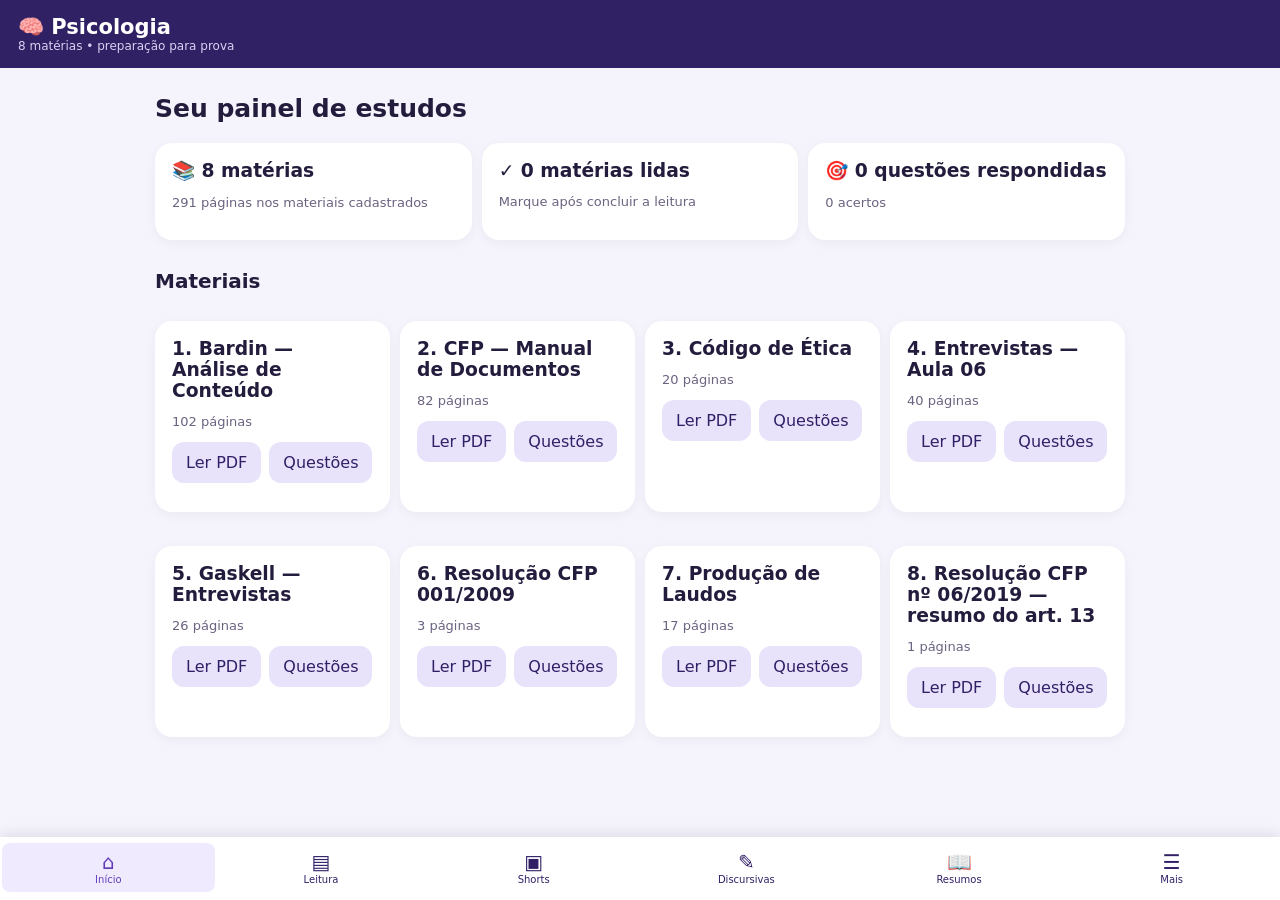
<file: index.html>
<!doctype html><html lang="pt-BR"><head><meta charset="utf-8"><meta name="viewport" content="width=device-width,initial-scale=1,viewport-fit=cover"><meta name="theme-color" content="#302064"><link rel="manifest" href="manifest.webmanifest"><title>Psicologia | Estudos</title><link rel="stylesheet" href="style.css"></head><body><header><div><strong>🧠 Psicologia</strong><small>8 matérias • preparação para prova</small></div><button id="install" hidden>Instalar</button></header><main id="view"></main><nav id="nav"><button data-tab="home">⌂<span>Início</span></button><button data-tab="read">▤<span>Leitura</span></button><button data-tab="shorts">▣<span>Shorts</span></button><button data-tab="disc">✎<span>Discursivas</span></button><button data-tab="summaries">📖<span>Resumos</span></button><button data-tab="more">☰<span>Mais</span></button></nav><script src="app.js"></script></body></html>
</file>
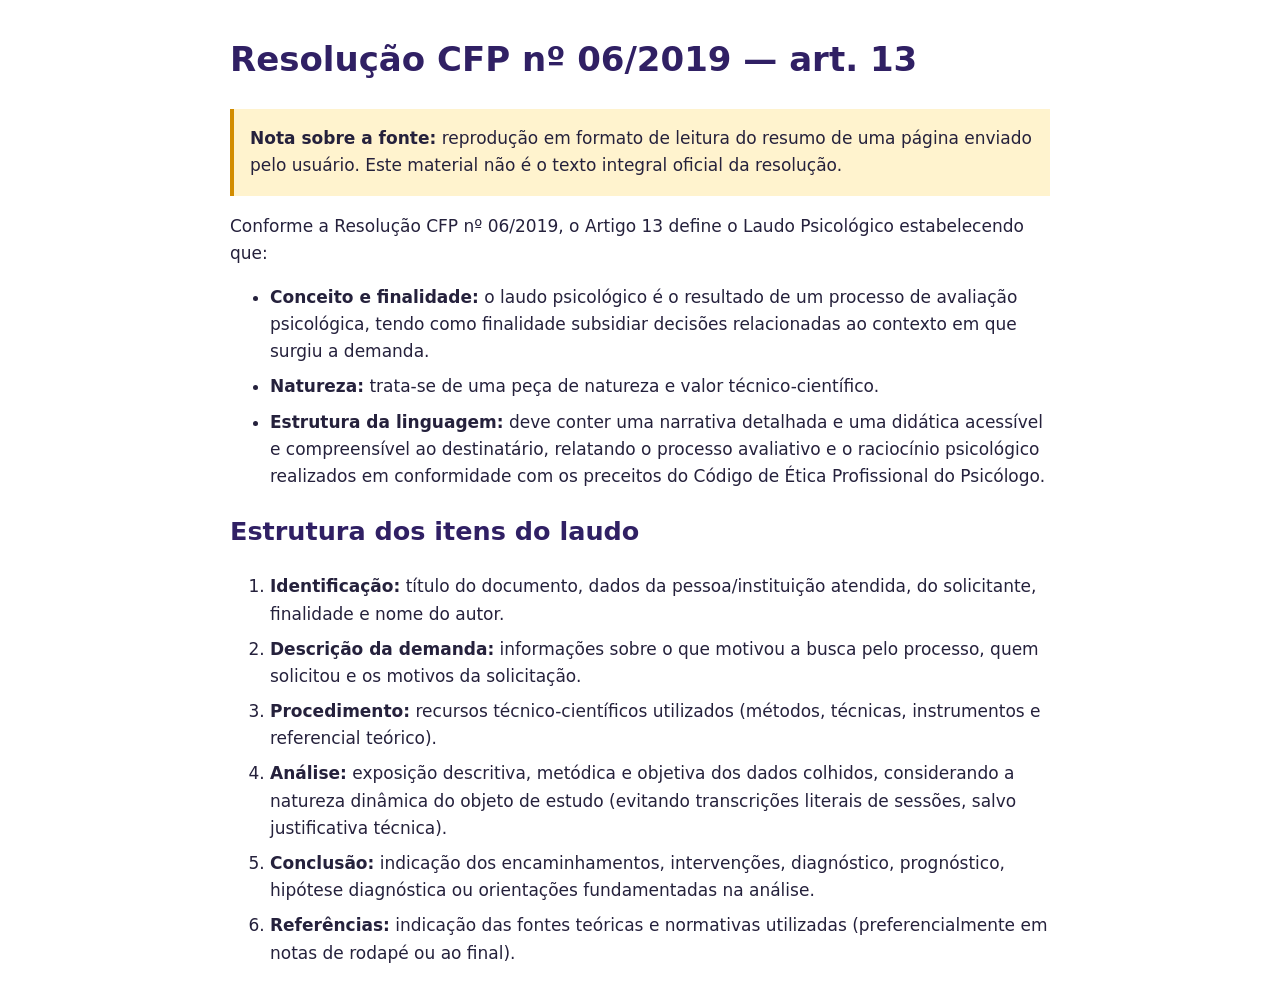
<file: materiais/cfp-06-2019.html>
<!doctype html><html lang="pt-BR"><head><meta charset="utf-8"><meta name="viewport" content="width=device-width,initial-scale=1"><title>Resolução CFP nº 06/2019 — resumo enviado</title><style>body{font:17px/1.6 system-ui,sans-serif;max-width:820px;margin:2rem auto;padding:0 1.2rem;color:#25213c}h1,h2{color:#302064}.notice{padding:1rem;background:#fff3ce;border-left:4px solid #d28c00}li{margin:.5rem 0}</style></head><body><h1>Resolução CFP nº 06/2019 — art. 13</h1><p class="notice"><strong>Nota sobre a fonte:</strong> reprodução em formato de leitura do resumo de uma página enviado pelo usuário. Este material não é o texto integral oficial da resolução.</p><p>Conforme a Resolução CFP nº 06/2019, o Artigo 13 define o Laudo Psicológico estabelecendo que:</p><ul><li><strong>Conceito e finalidade:</strong> o laudo psicológico é o resultado de um processo de avaliação psicológica, tendo como finalidade subsidiar decisões relacionadas ao contexto em que surgiu a demanda.</li><li><strong>Natureza:</strong> trata-se de uma peça de natureza e valor técnico-científico.</li><li><strong>Estrutura da linguagem:</strong> deve conter uma narrativa detalhada e uma didática acessível e compreensível ao destinatário, relatando o processo avaliativo e o raciocínio psicológico realizados em conformidade com os preceitos do Código de Ética Profissional do Psicólogo.</li></ul><h2>Estrutura dos itens do laudo</h2><ol><li><strong>Identificação:</strong> título do documento, dados da pessoa/instituição atendida, do solicitante, finalidade e nome do autor.</li><li><strong>Descrição da demanda:</strong> informações sobre o que motivou a busca pelo processo, quem solicitou e os motivos da solicitação.</li><li><strong>Procedimento:</strong> recursos técnico-científicos utilizados (métodos, técnicas, instrumentos e referencial teórico).</li><li><strong>Análise:</strong> exposição descritiva, metódica e objetiva dos dados colhidos, considerando a natureza dinâmica do objeto de estudo (evitando transcrições literais de sessões, salvo justificativa técnica).</li><li><strong>Conclusão:</strong> indicação dos encaminhamentos, intervenções, diagnóstico, prognóstico, hipótese diagnóstica ou orientações fundamentadas na análise.</li><li><strong>Referências:</strong> indicação das fontes teóricas e normativas utilizadas (preferencialmente em notas de rodapé ou ao final).</li></ol></body></html>
</file>
<file: style.css>
*{box-sizing:border-box}body{margin:0;background:#f5f3fb;color:#241c3d;font:16px system-ui,Arial}header{background:#302064;color:white;padding:15px 18px;display:flex;justify-content:space-between;align-items:center;position:sticky;top:0;z-index:4}header strong{font-size:21px}header small{display:block;color:#d9d1f3;font-size:12px}button,select,textarea{font:inherit}button{cursor:pointer;border:0;border-radius:12px;padding:11px 14px;background:#e8e2fb;color:#322067}button.primary,.primary{background:#6243ba;color:white}button:disabled{opacity:.45}main{max-width:1000px;margin:auto;padding:18px 15px 95px}nav{position:fixed;bottom:0;left:0;right:0;background:white;display:flex;justify-content:space-around;padding:6px 2px max(8px,env(safe-area-inset-bottom));box-shadow:0 -2px 14px #1b12311c;z-index:4}nav button{background:none;border-radius:8px;padding:7px 5px;font-size:22px;min-width:18%}nav button span{display:block;font-size:11px}nav button.active{color:#633db6;background:#f0eaff}.card{background:white;padding:17px;border-radius:17px;margin:12px 0;box-shadow:0 3px 12px #25184a0c}.card h3{margin:0 0 10px}.muted{color:#6c6380;font-size:13px}.row{display:flex;align-items:center;justify-content:space-between;gap:8px;flex-wrap:wrap}.stack{display:grid;gap:10px}.grid{display:grid;grid-template-columns:repeat(auto-fit,minmax(230px,1fr));gap:10px}.tag{background:#eee9ff;border-radius:20px;padding:5px 9px;font-size:12px}.progress{height:9px;background:#ece8f3;border-radius:9px;overflow:hidden}.progress>i{display:block;background:#7450d3;height:100%}h1{font-size:25px;margin:8px 0}h2{font-size:20px}.reader{width:100%;height:65vh;border:1px solid #ded9ea;border-radius:10px;background:white}textarea{width:100%;min-height:150px;border:1px solid #c8bfdc;border-radius:12px;padding:12px;resize:vertical}.choice{display:block;width:100%;text-align:left;margin:9px 0;padding:13px;background:#f3f0fb}.choice.selected{outline:2px solid #6c45c5}.choice.correct{background:#d8f3df}.choice.wrong{background:#ffdddd}.notice{background:#fff7d9;padding:12px;border-radius:12px}.actions{display:flex;gap:8px;flex-wrap:wrap;margin:12px 0}select{padding:10px;border:1px solid #ccc3e1;border-radius:10px;max-width:100%;background:white}@media(min-width:800px){.reader{height:75vh}}
nav button{min-width:0;flex:1;padding:7px 2px;font-size:20px}nav button span{font-size:10px}.summary-content{white-space:pre-wrap;line-height:1.65;overflow-wrap:anywhere}.summary-content h2,.summary-content h3{white-space:normal}.summary-content p,.summary-content li{white-space:normal}.summary-content img{max-width:100%;height:auto}

.summary-group{margin:0}.summary-group h2{margin:0 0 12px;font-size:18px}.summary-parts{display:grid;grid-template-columns:repeat(auto-fit,minmax(130px,1fr));gap:9px}.summary-part{text-align:left;background:#f0eaff}.summary-content{font-size:16px;line-height:1.75;white-space:pre-wrap}.summary-content::selection{background:#c4b1f7}#summaryReader{scroll-margin-top:85px}

.summary-tools{display:flex;gap:6px;align-items:center;flex-wrap:wrap;position:sticky;top:61px;z-index:3;background:#fff;padding:8px 0}.summary-tools button{padding:8px}.summary-tools label{font-size:12px;display:flex;align-items:center;gap:5px}.summary-tools input{width:80px}.summary-paper{position:relative;min-width:0}.summary-ink{position:absolute;left:0;top:0;z-index:2;pointer-events:none}.summary-content{position:relative;z-index:1;min-height:80px}

/* A caneta captura os gestos; a rolagem só é liberada no modo Rolar. */
.summary-paper:has(.summary-ink[style*="pointer-events: auto"]){touch-action:none;overscroll-behavior:contain;user-select:none;-webkit-user-select:none}.summary-ink{touch-action:none;user-select:none;-webkit-user-select:none}

.summary-part-row{display:flex;align-items:stretch;gap:6px;min-width:0}.summary-part-row .summary-part{flex:1;min-width:0}.summary-ok{flex:0 0 auto;min-width:64px;border:1px solid #a898d2;background:#fff;color:#49318b;font-weight:700}.summary-ok.is-read{background:#d8f3df;color:#146c35;border-color:#80ca9a}

.summary-part-row.is-read .summary-part{background:#c9efd6;color:#155b33;border:2px solid #4eac71;font-weight:700}.summary-part-row.is-read .summary-ok{background:#198348;color:white;border-color:#198348}.summary-part-row.is-read{border-radius:12px;background:#e3f8e9}

.shorts-filters{display:flex;gap:7px;flex-wrap:wrap;margin:12px 0}.shorts-filters button{flex:1 1 110px;font-weight:650;white-space:nowrap}.shorts-filters button.primary{box-shadow:0 2px 7px #5135a633}
</file>
